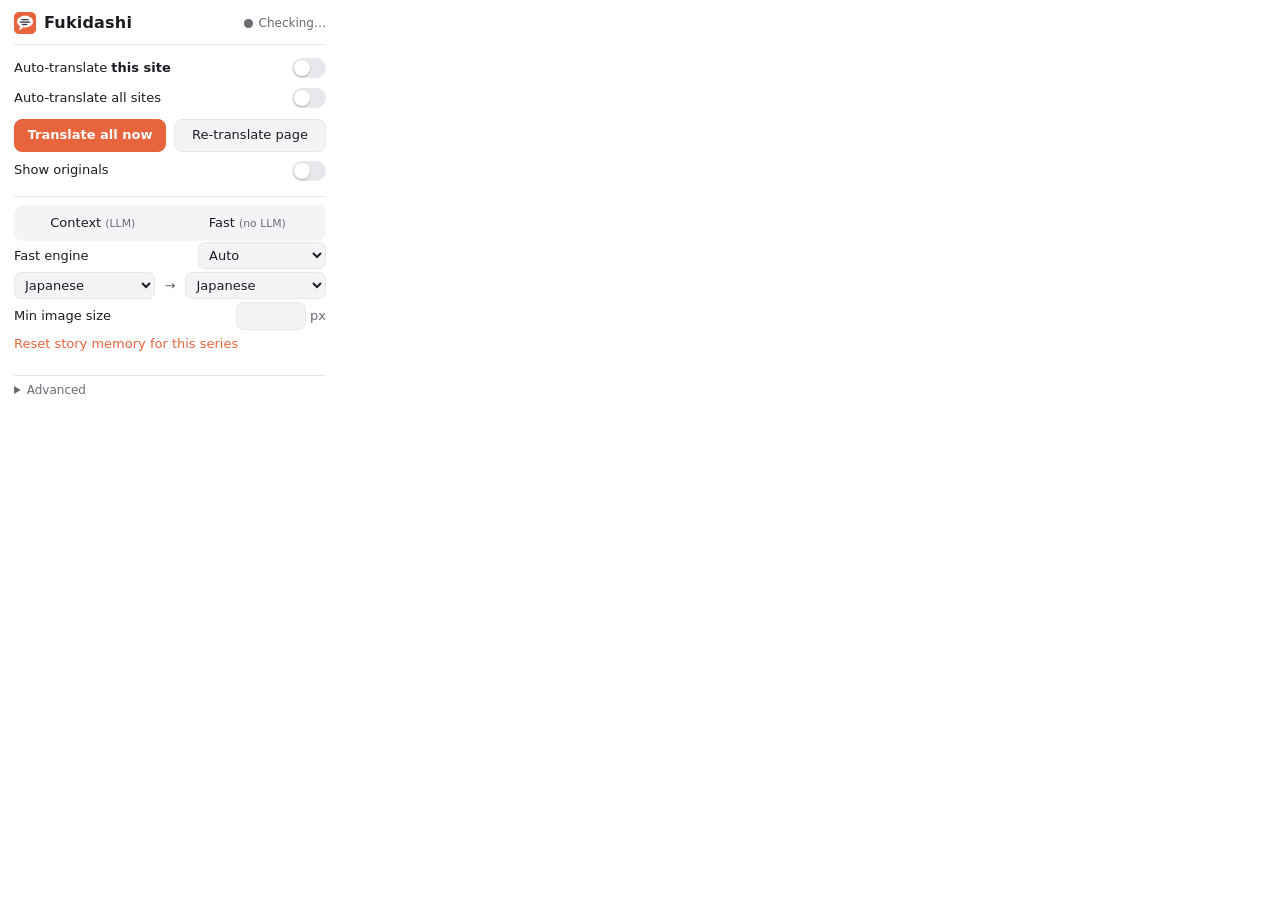
<file: extension/popup.html>
<!doctype html>
<html lang="en">
<head>
  <meta charset="utf-8">
  <meta name="viewport" content="width=device-width">
  <title>Fukidashi</title>
  <link rel="stylesheet" href="popup.css">
</head>
<body>
  <header>
    <img src="icons/icon32.png" alt="" width="22" height="22">
    <h1>Fukidashi</h1>
    <span id="server-status" class="status" title="Server status">
      <span class="dot"></span><span id="server-label">Checking…</span>
    </span>
  </header>
  <p id="server-detail" class="detail"></p>

  <section>
    <label class="row switch">
      <span>Auto-translate <b id="site-host">this site</b></span>
      <input type="checkbox" id="auto-site"><i></i>
    </label>
    <label class="row switch">
      <span>Auto-translate all sites</span>
      <input type="checkbox" id="auto-all"><i></i>
    </label>
    <div class="buttons">
      <button id="translate-all" class="primary">Translate all now</button>
      <button id="retranslate">Re-translate page</button>
    </div>
    <label class="row switch">
      <span>Show originals</span>
      <input type="checkbox" id="show-originals"><i></i>
    </label>
    <p id="page-status" class="detail"></p>
  </section>

  <section>
    <div class="segmented" role="radiogroup" aria-label="Translation mode">
      <button role="radio" data-mode="context" id="mode-context">Context <small>(LLM)</small></button>
      <button role="radio" data-mode="fast" id="mode-fast">Fast <small>(no LLM)</small></button>
    </div>
    <p id="mode-hint" class="detail"></p>

    <label class="row field">
      <span>Fast engine</span>
      <select id="engine">
        <option value="auto">Auto</option>
        <option value="deepl">DeepL</option>
        <option value="google">Google</option>
        <option value="offline">Offline (Argos)</option>
      </select>
    </label>

    <div class="row field langs">
      <select id="source-lang" aria-label="Source language"></select>
      <span class="arrow" aria-hidden="true">→</span>
      <select id="target-lang" aria-label="Target language"></select>
    </div>

    <label class="row field">
      <span>Min image size</span>
      <span class="num"><input type="number" id="min-natural" min="0" max="4000" step="10"> px</span>
    </label>

    <div class="row memory">
      <button id="reset-memory" class="link">Reset story memory for this series</button>
      <span id="series-key" class="detail mono"></span>
    </div>
  </section>

  <details>
    <summary>Advanced</summary>
    <label class="row field">
      <span>Server URL</span>
      <input type="url" id="server-url" spellcheck="false">
    </label>
    <label class="row field">
      <span>Font</span>
      <input type="text" id="font" list="font-list" placeholder="server default" spellcheck="false">
      <datalist id="font-list"></datalist>
    </label>
    <label class="row field">
      <span>Min on-screen size</span>
      <span class="num"><input type="number" id="min-rendered" min="0" max="4000" step="10"> px</span>
    </label>
    <p class="detail">Shortcut: <kbd>Alt</kbd>+<kbd>Shift</kbd>+<kbd>T</kbd> toggles this site.</p>
  </details>

  <script src="defaults.js"></script>
  <script src="popup.js"></script>
</body>
</html>
</file>
<file: extension/popup.css>
:root {
  --bg: #ffffff;
  --fg: #1c1c22;
  --muted: #6b6b76;
  --line: #e7e7ec;
  --field: #f4f4f7;
  --accent: #e8643c;
  --accent-fg: #ffffff;
  --ok: #2fb257;
  --warn: #d69a00;
  --bad: #e5483d;
  color-scheme: light dark;
}
@media (prefers-color-scheme: dark) {
  :root {
    --bg: #1d1d22;
    --fg: #ececf1;
    --muted: #9a9aa6;
    --line: #2f2f37;
    --field: #2a2a31;
    --accent: #ff8a5c;
    --accent-fg: #1d1d22;
  }
}

* { box-sizing: border-box; }
body {
  margin: 0;
  width: 340px;
  padding: 12px 14px 10px;
  background: var(--bg);
  color: var(--fg);
  font: 13px/1.4 system-ui, -apple-system, "Segoe UI", Roboto, sans-serif;
}

header { display: flex; align-items: center; gap: 8px; }
header h1 { font-size: 16px; margin: 0; flex: 1; letter-spacing: .2px; }
.status { display: inline-flex; align-items: center; gap: 6px; font-size: 12px; color: var(--muted); }
.status .dot { width: 9px; height: 9px; border-radius: 50%; background: var(--muted); }
.status.online .dot { background: var(--ok); box-shadow: 0 0 0 3px color-mix(in srgb, var(--ok) 20%, transparent); }
.status.offline .dot { background: var(--bad); }

.detail { margin: 4px 0 0; font-size: 11.5px; color: var(--muted); }
.detail.warn { color: var(--warn); }
.detail.bad { color: var(--bad); }
.detail:empty { display: none; }
.mono { font-family: ui-monospace, SFMono-Regular, Menlo, Consolas, monospace; font-size: 10.5px; overflow-wrap: anywhere; }

section { border-top: 1px solid var(--line); margin-top: 10px; padding-top: 8px; }

.row { display: flex; align-items: center; justify-content: space-between; gap: 10px; min-height: 30px; }
.row > span:first-child { flex: 1; }
.row b { font-weight: 600; overflow-wrap: anywhere; }

/* Switches */
.switch { cursor: pointer; }
.switch input { position: absolute; opacity: 0; pointer-events: none; }
.switch i {
  flex: none; position: relative; width: 34px; height: 20px; border-radius: 10px;
  background: var(--line); transition: background .15s;
}
.switch i::after {
  content: ""; position: absolute; top: 2px; left: 2px; width: 16px; height: 16px; border-radius: 50%;
  background: #fff; box-shadow: 0 1px 2px rgba(0, 0, 0, .25); transition: transform .15s;
}
.switch input:checked + i { background: var(--accent); }
.switch input:checked + i::after { transform: translateX(14px); }
.switch input:focus-visible + i { outline: 2px solid var(--accent); outline-offset: 2px; }
.switch input:disabled + i { opacity: .5; }

/* Buttons */
button {
  font: inherit; color: var(--fg); background: var(--field); border: 1px solid var(--line);
  border-radius: 8px; padding: 6px 10px; cursor: pointer;
}
button:hover { border-color: color-mix(in srgb, var(--accent) 50%, var(--line)); }
button:disabled { opacity: .5; cursor: default; }
button.primary { background: var(--accent); color: var(--accent-fg); border-color: var(--accent); font-weight: 600; }
button.link { background: none; border: none; padding: 0; color: var(--accent); text-align: left; }
button.link:hover { text-decoration: underline; }
.buttons { display: grid; grid-template-columns: 1fr 1fr; gap: 8px; margin: 6px 0 4px; }

/* Segmented control */
.segmented { display: grid; grid-template-columns: 1fr 1fr; padding: 3px; gap: 3px; background: var(--field); border-radius: 9px; }
.segmented button { border: none; background: transparent; border-radius: 7px; padding: 6px 4px; }
.segmented button small { color: var(--muted); }
.segmented button[aria-checked="true"] { background: var(--bg); font-weight: 600; box-shadow: 0 1px 3px rgba(0, 0, 0, .12); }

/* Fields */
select, input[type="text"], input[type="url"], input[type="number"] {
  font: inherit; color: var(--fg); background: var(--field); border: 1px solid var(--line);
  border-radius: 7px; padding: 4px 6px; min-width: 0;
}
.field select { max-width: 170px; }
.field input[type="url"], .field input[type="text"] { width: 190px; }
.num { display: inline-flex; align-items: center; gap: 4px; color: var(--muted); }
.num input { width: 70px; }
.langs select { flex: 1; max-width: none; }
.arrow { color: var(--muted); }
.memory { flex-direction: column; align-items: flex-start; gap: 0; margin-top: 4px; }

details { border-top: 1px solid var(--line); margin-top: 10px; padding-top: 6px; }
summary { cursor: pointer; color: var(--muted); font-size: 12px; }
kbd { font: 10.5px ui-monospace, monospace; padding: 1px 4px; border: 1px solid var(--line); border-radius: 4px; }
</file>
